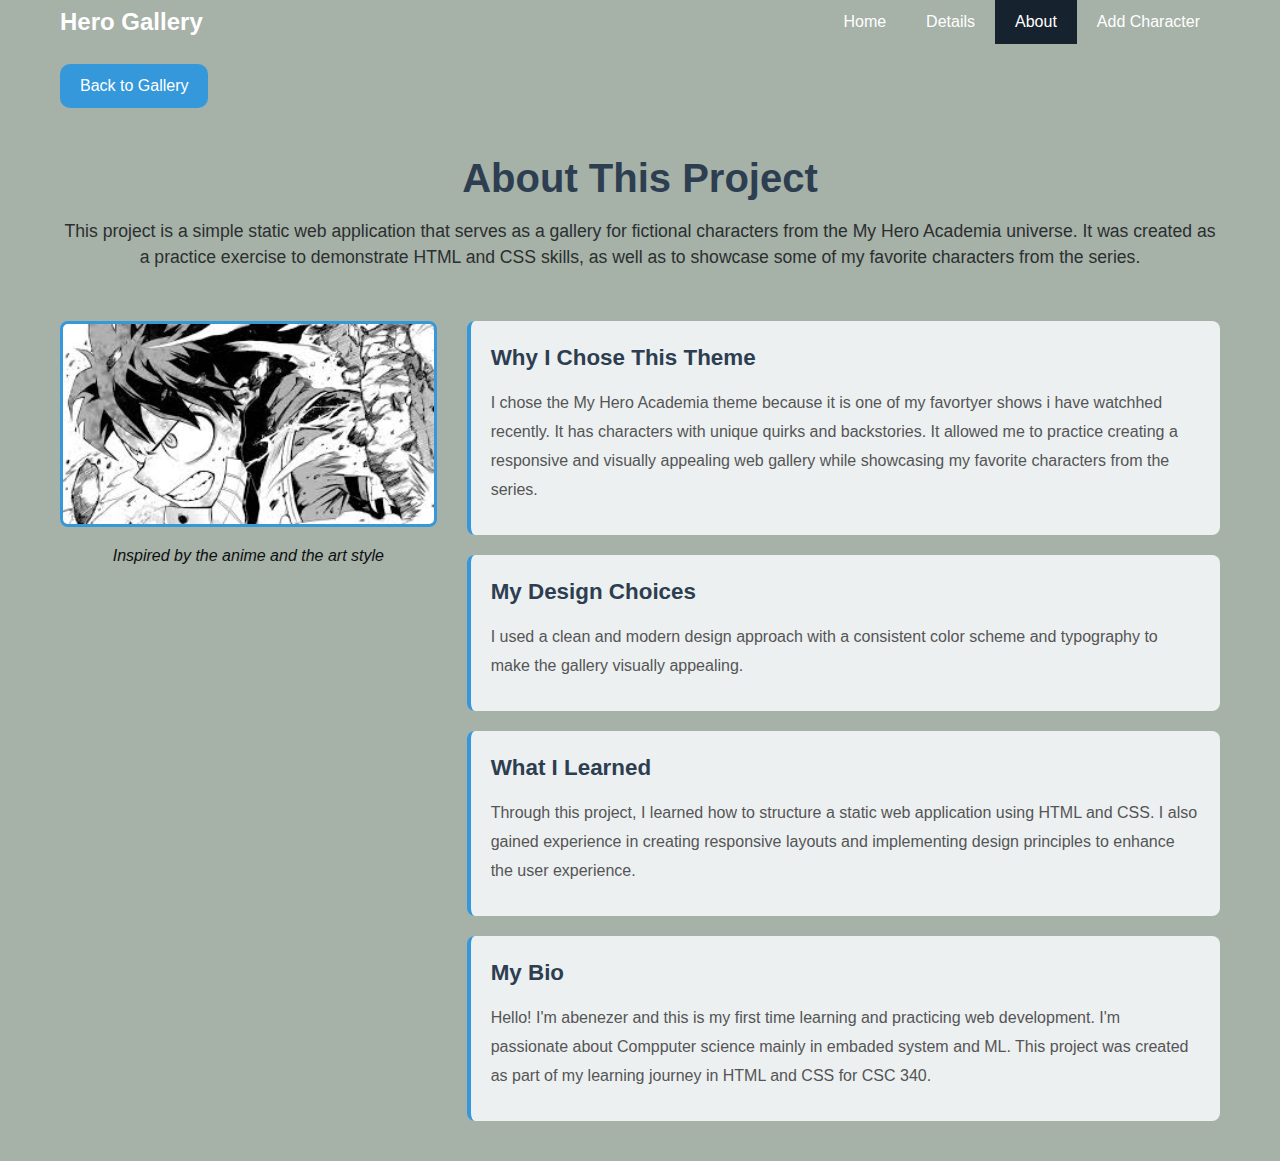
<file: about.html>
<!DOCTYPE html>
<html lang="en">
<head>
    <meta charset="UTF-8">
    <meta name="viewport" content="width=device-width, initial-scale=1.0">
    <title>About This Project</title>
    <link rel="stylesheet" href="styles.css">
</head>
<body>
     <!-- background decoration-->
     <div class="bg-shape">
        <div class="shape1"></div>
        <div class="shape2"></div>
        <div class="shape3"></div>
     </div>
     
    <!-- NAVBAR -->
    <nav class="main- navbar">
        <div class="nav-container">
            <div class="logo"> Hero Gallery</div>
            <ul class="nav-menu">
            <li><a href="index.html" >Home</a></li>
            <li><a href="details.html">Details</a></li>
            <li><a href="about.html" class="active">About</a></li>
            <li><a href="new-character-form.html">Add Character</a></li>
        </ul>
        </div>
    </nav>



<!-- Main content -->
<div class="container">
    <!--Back button-->
        <a href="index.html" class="back-btn"> Back to Gallery</a>
    <!-- Page header-->
    <header class="header">
        <h1 class="title">About This Project</h1>
        <p class="subtitle">This project is a simple static web application that serves as a gallery for fictional characters from the My Hero Academia universe. It was created as a practice exercise to demonstrate HTML and CSS skills, as well as to showcase some of my favorite characters from the series.</p>
    </header>


    <!-- ABOUT CONTENT and grid -->
    <div class="about-content-grid">
        <!-- Image -->
        <div class="img frame">
            <img src="[data-uri]" alt="Retro Gaming" class="about-image">
            <div class="image-caption">Inspired by  the anime and the art style</div>
        </div>
        
    
    <!-- why I chose this theme -->
    <div class="about-content">
        <!--Why I Chose This Theme-->
        <div class="info-box">
            <h2 class="section-title">Why I Chose This Theme</h2>
            <p class="section-text">I chose the My Hero Academia theme because it is one of my favortyer shows i have 
                watchhed recently. It has characters with unique quirks and backstories. It allowed me to practice 
                creating a responsive and visually appealing web gallery while showcasing my favorite characters from the series.</p>
        </div>
        <!-- My design choices -->
        <div class="info-box">
            <h2 class="section-title">My Design Choices</h2>
            <p class="section-text">I used a clean and modern design approach with a consistent color
                 scheme and typography to make the gallery visually appealing.</p>
        </div>
         <!-- what I learned -->
        <div class="info-box">
            <h2 class="section-title">What I Learned</h2>
            <p class="section-text">Through this project, I learned how to structure a static
                 web application using HTML and CSS. I also gained experience in creating responsive
                  layouts and implementing design principles to enhance the user experience.</p>
        </div>
        <!--Bio-->
        <div class="info-box">
            <h3 class="section-title">My Bio</h3>
            <p class="section-text">Hello! I'm abenezer and this is my first time learning and practicing
                 web development. I'm passionate about Compputer science mainly in embaded system and ML.
                 This project was created as part of my learning journey in HTML and CSS for CSC 340.
            </p>
        </div>
    </div>
    </div>
</div>

</body>
</html>
</file>
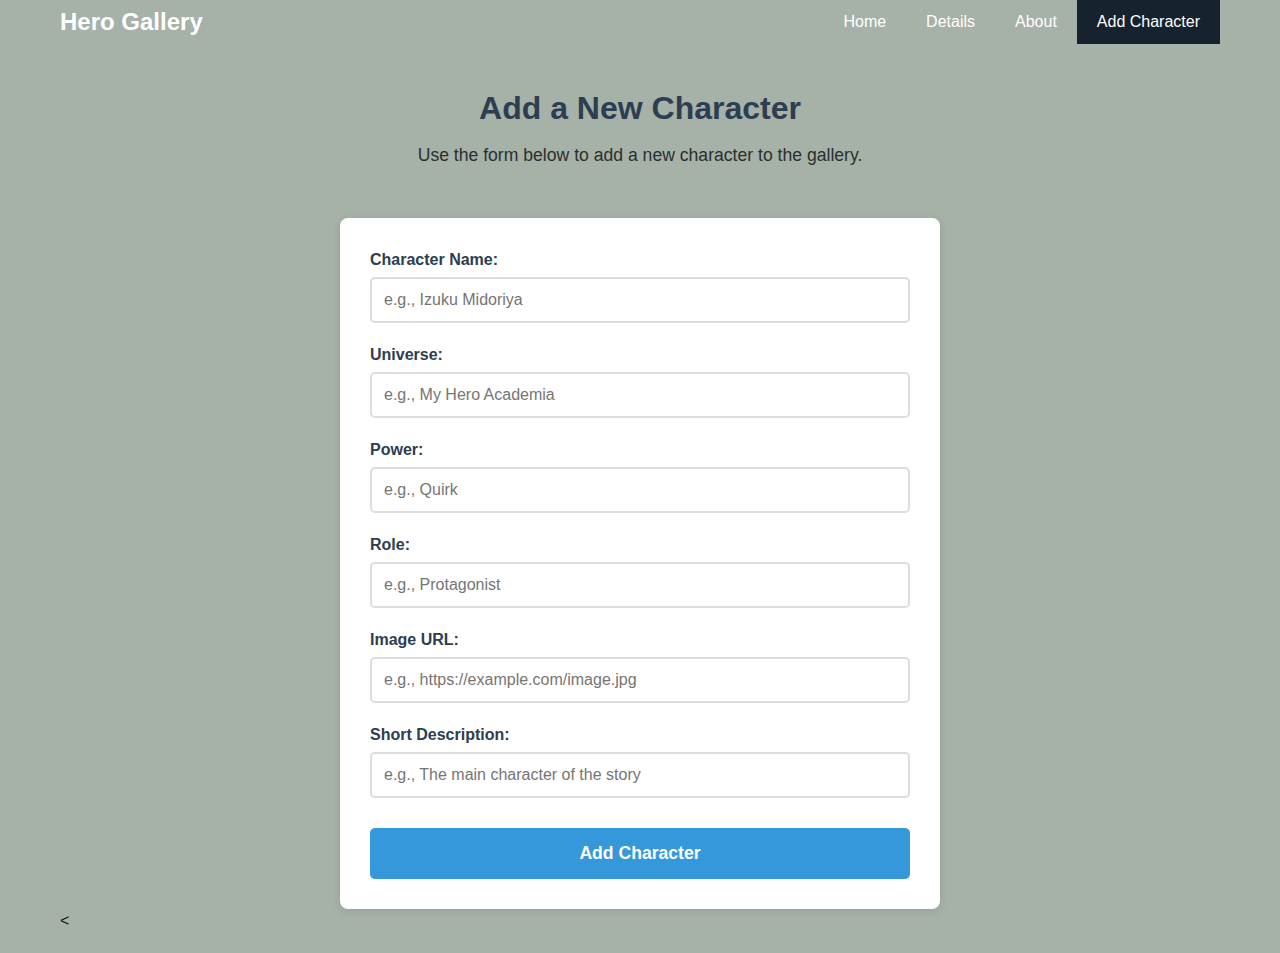
<file: new-character-form.html>
<!DOCTYPE html>
<html lang="en">
<head>
    <meta charset="UTF-8">
    <meta name="viewport" content="width=device-width, initial-scale=1.0">
    <title>Add new character</title>
    <link rel="stylesheet" href="styles.css">
</head>

<body>
    <!-- background decoration-->
    <div class="bg-shape">
        <div class="shape1"></div>
        <div class="shape2"></div>
        <div class="shape3"></div>
    </div>
    <!-- NAVBAR -->
    <nav class="main- navbar">
        <div class="nav-container">
            <div class="logo"> Hero Gallery</div>
            <ul class="nav-menu">
            <li><a href="index.html">Home</a></li>
            <li><a href="details.html">Details</a></li>
            <li><a href="about.html">About</a></li>
            <li><a href="new-character-form.html" class="active">Add Character</a></li>
        </ul>
        </div>
    </nav>


    <!-- Main content -->
     <div class="container">
        <!--page header goes here-->
        <div class="header">
            <h1 class="page-header">Add a New Character</h1>
            <p class="subtitle">Use the form below to add a new character to the gallery.</p>
        </div>

        <div class="form-section">
        <!-- form goes here -->
            <form class="character-form">
                <div class ="character name">
                    <label for="name">Character Name:</label>
                    <input 
                        type="text" 
                        id="characterName" 
                        name="characterName" 
                        class="form-input" 
                        placeholder="e.g., Izuku Midoriya"
                        required>
                </div>

                <div class ="Uiniverse">
                    <label for="universe">Universe:</label>
                    <input 
                        type="text" 
                        id="universe" 
                        name="universe" 
                        class="form-input" 
                        placeholder="e.g., My Hero Academia"
                        required>
                    
                </div>

                <div class ="Power">
                    <label for="Power">Power:</label>
                    <input 
                        type="text" 
                        id="power" 
                        name="power" 
                        class="form-input" 
                        placeholder="e.g., Quirk"
                        required>
                </div>
            
                <div class ="Role">
                    <label for="role">Role:</label>
                    <input 
                        type="text" 
                        id="role" 
                        name="role" 
                        class="form-input" 
                        placeholder="e.g., Protagonist"
                        required>
                    
                </div>

                <div class ="image">
                    <label for="image">Image URL:</label>
                    <input 
                        type="url" 
                        id="image-url" 
                        name="image-url" 
                        class="form-input" 
                        placeholder="e.g., https://example.com/image.jpg"
                        required>
                    
                </div>

                <div class ="short description">
                    <label for="short-description">Short Description:</label>
                    <input 
                        type="text" 
                        id="short-description" 
                        name="short-description" 
                        class="form-input" 
                        placeholder="e.g., The main character of the story"
                        required>
                </div>

                <!-- submit button -->
                <button type="submit" class="btn">Add Character</button> 

            </form>
        </div>
</body>
<
</file>
<file: styles.css>
* {
    margin: 0;              
    padding: 0;             
    box-sizing: border-box; 
}

body {
    font-family: Arial, Helvetica, sans-serif; 
    line-height: 1.5;                           
    color: #141212;                            
    background-color: #a6b1a8;                 
}

.main-navbar {
    background-color: #234e79; 
    padding: 1rem 0;           
    box-shadow: 0 2px 5px rgba(235, 53, 53, 0.1); 
}

.nav-container {
    max-width: 1200px;      
    margin: 0 auto;         
    padding: 0 20px;        
    display: flex;          
    justify-content: space-between; 
    align-items: center;    
}

.logo {
    color: rgb(255, 255, 255);            
    font-size: 1.5rem;      
    font-weight: bold;      
}

.nav-menu {
    list-style: none;       
    display: flex;          
    gap: 0;                 
}

.nav-menu li a {
    display: block;         
    color: white;           
    text-decoration: none;  
    padding: 10px 20px;     
    transition: background-color 0.5s;
}

.nav-menu li a:hover,
.nav-menu li a.active {
    background-color: #16222e; 
}

.container {
    max-width: 1200px;      
    margin: 0 auto;         
    padding: 20px;          
}

.header {
    text-align: center;     
    margin-bottom: 30px;    
    padding: 20px 0;        
}

.title {
    font-size: 2.5rem;      
    color: #2c3e50;         
    margin-bottom: 10px;    
}

.page-header {
    font-size: 2rem;        
    color: #2c3e50;         
    margin-bottom: 10px;    
}

.subtitle {
    font-size: 1.1rem;      
    color: #2b2f2f;         
}

.back-btn {
    display: inline-block;  
    background-color: #3498db; 
    color: white;           
    padding: 10px 20px;     
    text-decoration: none;  
    border-radius: 10px;     
    margin-bottom: 20px;    
}

.back-btn:hover {
    background-color: #2980b9; 
}

.search-section {
    margin-bottom: 30px;    
}

.search-bar {
    max-width: 600px;       
    margin: 0 auto;         
    display: flex;          
    gap: 10px;              
}

.search-bar input {
    flex: 1;                
    padding: 12px 20px;     
    border: 2px solid #1b1a1a; 
    border-radius: 10px;     
    font-size: 1rem;        
}

.search-bar input:focus {
    outline: none;          
    border-color: #3498db;  
}

.search-bar button {
    padding: 12px 30px;     
    background-color: #3498db; 
    color: white;           
    border: none;           
    border-radius: 10px;     
    font-size: 1rem;        
    cursor: pointer;        
}

.search-bar button:hover {
    background-color: #2980b9; 
}

.card--grid {
    display: grid;          
    grid-template-columns: repeat(auto-fit, minmax(320px, 1fr)); 
    gap: 15px;              
    margin-top: 30px;       
}

.card1, .card2, .card3, .card4, .card5 {
    background-color: white; 
    border-radius: 10px;    
    overflow: hidden;       
    box-shadow: 0 4px 15px rgba(0,0,0,0.1); 
    transition: all 0.3s ease; 
    display: flex;          
    flex-direction: column; 
}

.card1:hover, .card2:hover, .card3:hover, .card4:hover, .card5:hover {
    transform: translateY(-5px); 
    box-shadow: 0 6px 20px rgba(0,0,0,0.15); 
}

.card1 { border-top: 5px solid #3c61e7; } 
.card2 { border-top: 5px solid #34dbbc; } 
.card3 { border-top: 5px solid #f33f12; } 
.card4 { border-top: 5px solid #bccc2e; } 
.card5 { border-top: 5px solid #9b59b6; } 

.card1-content, .card2-content, .card3-content, .card4-content, .card5-content {
    padding: 25px;           
    display: flex;          
    flex-direction: column; 
    flex: 1;                
}

.char-name {
    color: #2c3e50;         
    font-size: 1.6rem;      
    margin-bottom: 15px;    
    font-weight: bold;      
}

.char-description {
    color: #4d5455;         
    margin-bottom: 20px;    
    line-height: 1.7;       
    min-height: 100px;      
}

.info-row {
    display: flex;          
    justify-content: space-between; 
    padding: 10px 0;        
    border-bottom: 1px solid #ecf0f1; 
}

.info-row:last-of-type {
    border-bottom: none;    
    margin-bottom: 20px;    
}

.label {
    font-weight: bold;      
    color: #2c3e50;         
}

.value {
    color: #444949;         
}

.card-image-wrapper {
    margin-top: auto;       
}

.card-image {
    width: 100%;            
    height: 220px;          
    object-fit: cover;      
    display: block;         
}

.details-link {
    margin-top: auto;       
    margin-bottom: 20px;    
    text-align: center;
}

.btn {
    display: inline-block;  
    background-color: #3498db; 
    color: white;           
    padding: 12px 30px;     
    text-decoration: none;  
    border-radius: 5px;     
    border: none;           
    cursor: pointer;        
    font-size: 1rem;        
    font-weight: 600;       
}

.btn:hover {
    background-color: #2980b9; 
}

.details-header {
    text-align: center;     
    margin-bottom: 30px;    
}

.badge {
    display: inline-block;  
    background-color: #3498db; 
    color: white;           
    padding: 5px 15px;      
    border-radius: 20px;    
    font-size: 1rem;      
    margin-bottom: 10px;    
}

.profile-title {
    font-size: 2.5rem;      
    color: #2c3e50;         
    margin-bottom: 10px;    
}

.profile-subtitle {
    color: #17191a;         
    font-size: 1.2rem;      
}

.profile-grid {
    margin-bottom: 30px;    
}

.profile {
    background-color: white; 
    padding: 30px;          
    border-radius: 8px;     
    box-shadow: 0 2px 10px rgba(0,0,0,0.1); 
    display: grid;          
    grid-template-columns: 1fr 2fr; 
    gap: 30px;              
}

.image-frame {
    border: 3px solid #3498db; 
    border-radius: 8px;     
    overflow: hidden;       
    margin-bottom: 20px;    
}

.small-image {
    width: 100%;            
    height: auto;           
    display: block;         
}

.profile-stats {
    background-color: #ecf0f1; 
    padding: 20px;          
    border-radius: 8px;     
}

.stat-bar {
    margin-bottom: 15px;    
}

.stat-bar:last-child {
    margin-bottom: 0;
}

.stat-label {
    display: block;         
    font-weight: bold;      
    color: #2c3e50;         
    margin-bottom: 5px;     
}

.stat-progress {
    background-color: #bdc3c7; 
    height: 20px;           
    border-radius: 10px;    
    overflow: hidden;       
}

.stat-fill {
    height: 100%;           
    background-color: #3498db; 
}

.info-box {
    background-color: #ecf0f1; 
    padding: 20px;          
    border-radius: 8px;     
    margin-bottom: 20px;    
    border-left: 4px solid #3498db; 
}

.section-title {
    color: #2c3e50;         
    font-size: 1.4rem;      
    margin-bottom: 15px;    
}

.info-grid {
    display: grid;          
    grid-template-columns: 1fr 1fr; 
    gap: 15px;              
}

.info-label {
    display: block;         
    font-weight: bold;      
    color: #2c3e50;         
    margin-bottom: 3px;     
}

.info-value {
    color: #7f8c8d;         
}

.story-text,
.ability-text,
.personality-text,
.section-text {
    color: #555;            
    line-height: 1.8;       
    margin-bottom: 10px;    
}

.ability-text strong {
    color: #2c3e50;         
}

.quote-box {
    background-color: #3498db; 
    color: white;           
    padding: 30px;          
    border-radius: 8px;     
    text-align: center;     
    font-size: 1.2rem;      
    font-style: italic;     
}

.quote-author {
    margin-top: 15px;       
    font-weight: bold;      
    font-style: normal;     
}

.about-content-grid {
    display: grid;          
    grid-template-columns: 1fr 2fr; 
    gap: 30px;              
}

.about-image {
    width: 100%;            
    height: auto;           
    border-radius: 8px;     
    border: 3px solid #3498db; 
}

.image-caption {
    text-align: center;     
    color: #0e0f0f;         
    font-style: italic;     
    margin-top: 10px;       
}

.form-section {
    max-width: 600px;       
    margin: 0 auto;         
}

.character-form {
    background-color: white; 
    padding: 30px;          
    border-radius: 8px;     
    box-shadow: 0 2px 10px rgba(0,0,0,0.1); 
}

.character-form > div {
    margin-bottom: 20px;    
}

.character-form label {
    display: block;         
    font-weight: bold;      
    color: #2c3e50;         
    margin-bottom: 5px;     
}

.form-input {
    width: 100%;            
    padding: 12px;          
    border: 2px solid #ddd; 
    border-radius: 5px;     
    font-size: 1rem;        
    font-family: Arial, Helvetica, sans-serif; 
}

.form-input:focus {
    outline: none;          
    border-color: #3498db;  
}

.character-form .btn {
    width: 100%;            
    padding: 15px;          
    font-size: 1.1rem;      
    margin-top: 10px;       
}

@media (max-width: 768px) {
    .nav-container {
        flex-direction: column; 
        gap: 15px;          
    }
    
    .nav-menu {
        flex-wrap: wrap;    
        justify-content: center; 
    }
    
    .title {
        font-size: 2rem;    
    }
    
    .profile {
        grid-template-columns: 1fr; 
    }
    
    .about-content-grid {
        grid-template-columns: 1fr; 
    }
    
    .info-grid {
        grid-template-columns: 1fr; 
    }
    
    .search-bar {
        flex-direction: column; 
    }
}

@media (max-width: 480px) {
    .container {
        padding: 15px;      
    }
    
    .title {
        font-size: 1.75rem; 
    }
    
    .card--grid {
        grid-template-columns: 1fr; 
    }
}
</file>
